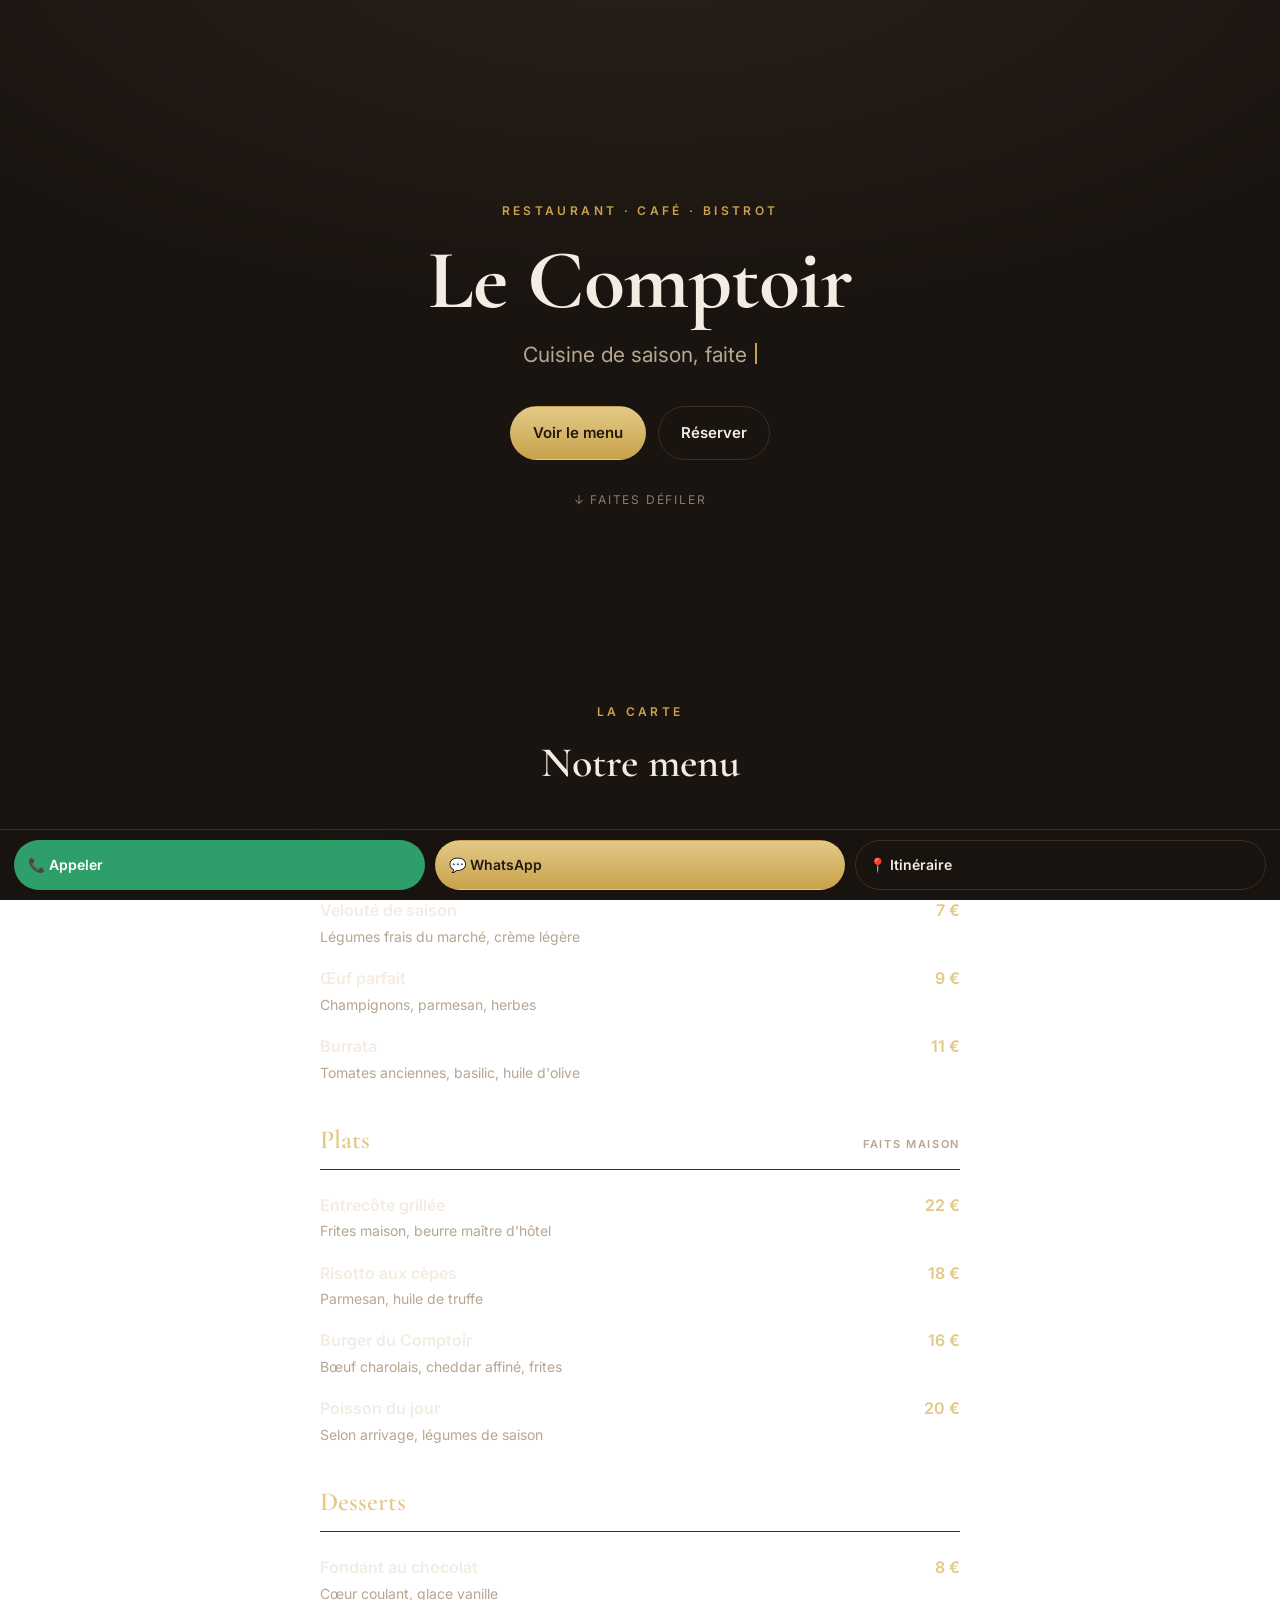
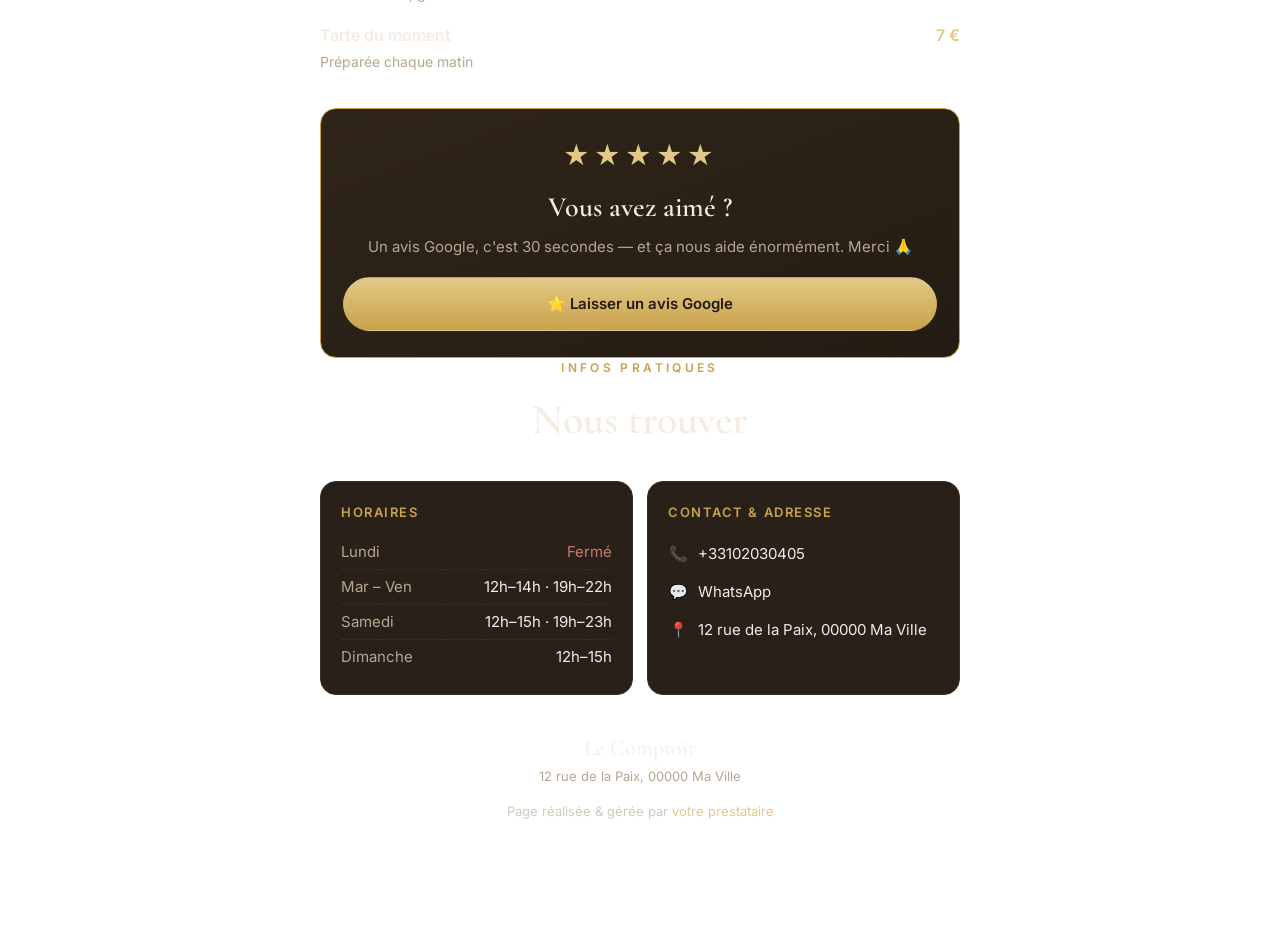
<file: index.html>
<!DOCTYPE html>
<html lang="fr">
<head>
<meta charset="UTF-8" />
<meta name="viewport" content="width=device-width, initial-scale=1.0, viewport-fit=cover" />
<title>Le Comptoir — Restaurant & Café</title>
<meta name="description" content="Le Comptoir — cuisine de saison, faite maison. Menu, horaires, réservation et avis." />
<meta name="theme-color" content="#1a1410" />

<!-- ============================================================= -->
<!--  TEMPLATE ONE-PAGE COMMERCE  —  v1                              -->
<!--  POUR CLONER UN CLIENT :                                        -->
<!--  1. Copie ce fichier dans un nouveau repo GitHub.               -->
<!--  2. Modifie UNIQUEMENT l'objet COMMERCE ci-dessous (script).    -->
<!--  3. Active GitHub Pages → tu as l'URL → génère le QR.           -->
<!--  Aucune autre partie du fichier n'a besoin d'être touchée.      -->
<!-- ============================================================= -->

<link rel="preconnect" href="https://fonts.googleapis.com" />
<link rel="preconnect" href="https://fonts.gstatic.com" crossorigin />
<link href="https://fonts.googleapis.com/css2?family=Cormorant+Garamond:wght@500;600;700&family=Inter:wght@400;500;600&display=swap" rel="stylesheet" />

<style>
  :root {
    --bg: #1a1410;
    --bg-soft: #221a14;
    --card: #2a201a;
    --line: #3a2e24;
    --ink: #f4ece3;
    --muted: #b6a692;
    --gold: #c9a24b;
    --gold-soft: #e3c987;
    --green: #2e9e6b;
    --radius: 16px;
    --maxw: 680px;
  }

  * { box-sizing: border-box; margin: 0; padding: 0; }

  html { scroll-behavior: smooth; }

  body {
    background: radial-gradient(120% 80% at 50% -10%, #2a201a 0%, var(--bg) 55%) fixed;
    color: var(--ink);
    font-family: "Inter", system-ui, -apple-system, sans-serif;
    line-height: 1.6;
    -webkit-font-smoothing: antialiased;
    padding-bottom: env(safe-area-inset-bottom);
  }

  .wrap { max-width: var(--maxw); margin: 0 auto; padding: 0 20px; }

  h1, h2, h3, .display { font-family: "Cormorant Garamond", Georgia, serif; }

  /* ---------- HERO ---------- */
  header.hero {
    min-height: 78vh;
    display: flex;
    flex-direction: column;
    justify-content: center;
    align-items: center;
    text-align: center;
    padding: 48px 20px 40px;
    position: relative;
  }
  .kicker {
    text-transform: uppercase;
    letter-spacing: .28em;
    font-size: 12px;
    color: var(--gold);
    font-weight: 600;
    margin-bottom: 18px;
  }
  .hero h1 {
    font-size: clamp(44px, 12vw, 84px);
    font-weight: 700;
    line-height: 1.02;
    letter-spacing: -.5px;
  }
  .hero .tagline {
    margin-top: 14px;
    font-size: clamp(17px, 4.5vw, 21px);
    color: var(--muted);
    min-height: 1.6em;
    font-weight: 400;
  }
  .caret { display:inline-block; width:2px; height:1em; background:var(--gold);
    margin-left:2px; vertical-align:-2px; animation:blink 1s step-end infinite; }
  @keyframes blink { 50% { opacity: 0; } }

  .hero-actions { margin-top: 34px; display: flex; gap: 12px; flex-wrap: wrap; justify-content: center; }

  .btn {
    display: inline-flex; align-items: center; gap: 8px;
    padding: 14px 22px; border-radius: 999px;
    font-weight: 600; font-size: 15px; text-decoration: none;
    border: 1px solid transparent; cursor: pointer; transition: transform .15s ease, opacity .15s ease;
  }
  .btn:active { transform: scale(.97); }
  .btn-primary { background: linear-gradient(180deg, var(--gold-soft), var(--gold)); color: #221a10; }
  .btn-ghost { background: transparent; border-color: var(--line); color: var(--ink); }
  .btn-green { background: var(--green); color: #fff; }
  .btn-block { width: 100%; justify-content: center; }

  .scroll-hint { margin-top: 30px; color: var(--muted); font-size: 12px; letter-spacing:.15em; text-transform: uppercase; opacity:.7; }

  /* ---------- SECTIONS ---------- */
  section { padding: 44px 0; }
  .section-title { text-align: center; margin-bottom: 28px; }
  .section-title .kicker { margin-bottom: 8px; }
  .section-title h2 { font-size: clamp(30px, 8vw, 42px); font-weight: 600; }

  /* ---------- MENU ---------- */
  .menu-group { margin-bottom: 26px; }
  .menu-group h3 {
    font-size: 26px; color: var(--gold-soft); font-weight: 600;
    border-bottom: 1px solid var(--line); padding-bottom: 8px; margin-bottom: 14px;
    display:flex; align-items:baseline; justify-content:space-between;
  }
  .menu-group h3 small { font-family: "Inter"; font-size: 11px; letter-spacing:.15em; text-transform:uppercase; color: var(--muted); }
  .dish { display: flex; justify-content: space-between; gap: 14px; padding: 9px 0; }
  .dish .d-name { font-weight: 600; font-size: 16px; }
  .dish .d-desc { color: var(--muted); font-size: 14px; margin-top: 2px; }
  .dish .d-price { color: var(--gold-soft); font-weight: 600; white-space: nowrap; font-size: 16px; }

  /* ---------- INFO CARDS ---------- */
  .cards { display: grid; gap: 14px; }
  .card {
    background: var(--card); border: 1px solid var(--line);
    border-radius: var(--radius); padding: 20px;
  }
  .card h3 { font-family:"Inter"; font-size: 13px; text-transform: uppercase; letter-spacing: .12em; color: var(--gold); margin-bottom: 12px; font-weight: 600; }
  .hours-row { display: flex; justify-content: space-between; padding: 5px 0; font-size: 15px; border-bottom: 1px dashed var(--line); }
  .hours-row:last-child { border-bottom: 0; }
  .hours-row .day { color: var(--muted); }
  .hours-row.closed .time { color: #c97b6b; }
  .contact-line { display: flex; align-items: center; gap: 10px; padding: 7px 0; font-size: 15px; }
  .contact-line a { color: var(--ink); text-decoration: none; }
  .contact-line .ic { width: 20px; text-align: center; opacity: .9; }

  /* ---------- REVIEW BANNER ---------- */
  .review {
    background: linear-gradient(160deg, #2f2519, #241c14);
    border: 1px solid var(--gold); border-radius: var(--radius);
    padding: 26px 22px; text-align: center;
  }
  .review .stars { color: var(--gold-soft); font-size: 26px; letter-spacing: 4px; }
  .review h3 { font-size: 28px; font-weight: 600; margin: 8px 0 6px; }
  .review p { color: var(--muted); font-size: 15px; margin-bottom: 18px; }

  /* ---------- STICKY BAR ---------- */
  .sticky-bar {
    position: fixed; left: 0; right: 0; bottom: 0; z-index: 50;
    background: rgba(26,20,16,.92); backdrop-filter: blur(10px);
    border-top: 1px solid var(--line);
    padding: 10px 14px calc(10px + env(safe-area-inset-bottom));
    display: flex; gap: 10px;
  }
  .sticky-bar .btn { flex: 1; padding: 13px; font-size: 14px; }

  /* ---------- FOOTER ---------- */
  footer { text-align: center; padding: 36px 20px 120px; color: var(--muted); font-size: 13px; }
  footer .name { font-family:"Cormorant Garamond"; font-size: 22px; color: var(--ink); }
  footer a { color: var(--gold); text-decoration: none; }

  .fade { opacity: 0; transform: translateY(16px); transition: opacity .7s ease, transform .7s ease; }
  .fade.in { opacity: 1; transform: none; }

  @media (min-width: 560px) { .cards { grid-template-columns: 1fr 1fr; } }
</style>
</head>
<body>

  <header class="hero">
    <div class="kicker" id="hero-kicker"></div>
    <h1 id="hero-name"></h1>
    <div class="tagline"><span id="typed"></span><span class="caret"></span></div>
    <div class="hero-actions">
      <a class="btn btn-primary" href="#menu">Voir le menu</a>
      <a class="btn btn-ghost" id="cta-reserve" href="#">Réserver</a>
    </div>
    <div class="scroll-hint">↓ Faites défiler</div>
  </header>

  <main>
    <section id="menu" class="wrap fade">
      <div class="section-title">
        <div class="kicker">La carte</div>
        <h2>Notre menu</h2>
      </div>
      <div id="menu-root"></div>
    </section>

    <section class="wrap fade">
      <div class="review">
        <div class="stars">★★★★★</div>
        <h3 id="review-title"></h3>
        <p id="review-sub"></p>
        <a class="btn btn-primary btn-block" id="cta-review" href="#" target="_blank" rel="noopener">
          ⭐ Laisser un avis Google
        </a>
      </div>
    </section>

    <section class="wrap fade">
      <div class="section-title">
        <div class="kicker">Infos pratiques</div>
        <h2>Nous trouver</h2>
      </div>
      <div class="cards">
        <div class="card">
          <h3>Horaires</h3>
          <div id="hours-root"></div>
        </div>
        <div class="card">
          <h3>Contact &amp; adresse</h3>
          <div id="contact-root"></div>
        </div>
      </div>
    </section>
  </main>

  <footer class="fade">
    <div class="name" id="foot-name"></div>
    <p id="foot-addr"></p>
    <p style="margin-top:14px; opacity:.6;">Page réalisée &amp; gérée par <a href="#">votre prestataire</a></p>
  </footer>

  <nav class="sticky-bar">
    <a class="btn btn-green" id="bar-call" href="#">📞 Appeler</a>
    <a class="btn btn-primary" id="bar-wa" href="#" target="_blank" rel="noopener">💬 WhatsApp</a>
    <a class="btn btn-ghost" id="bar-map" href="#" target="_blank" rel="noopener">📍 Itinéraire</a>
  </nav>

<script>
/* =================================================================
   ⬇️  LA SEULE PARTIE À MODIFIER POUR CHAQUE CLIENT  ⬇️
   ================================================================= */
const COMMERCE = {
  kicker:    "Restaurant · Café · Bistrot",
  nom:       "Le Comptoir",
  // Phrases qui défilent en effet machine à écrire (hero) :
  taglines:  [
    "Cuisine de saison, faite maison.",
    "Le midi : formule à 16 €.",
    "Terrasse ensoleillée, ambiance cosy.",
    "Bienvenue chez nous."
  ],

  telephone:   "+33102030405",        // format international pour appel/WhatsApp
  whatsappMsg: "Bonjour Le Comptoir, je souhaite réserver une table.",

  // Liens (à remplacer par les vrais) :
  lienAvisGoogle:  "https://search.google.com/local/writereview?placeid=VOTRE_PLACE_ID",
  lienItineraire:  "https://maps.google.com/?q=Le+Comptoir+Ma+Ville",
  lienReservation: "https://wa.me/33102030405", // ou un lien TheFork / formulaire

  adresse: "12 rue de la Paix, 00000 Ma Ville",

  horaires: [
    { jour: "Lundi",    h: "Fermé",            closed: true },
    { jour: "Mar – Ven", h: "12h–14h · 19h–22h" },
    { jour: "Samedi",   h: "12h–15h · 19h–23h" },
    { jour: "Dimanche", h: "12h–15h" }
  ],

  review: {
    titre: "Vous avez aimé ?",
    sousTitre: "Un avis Google, c'est 30 secondes — et ça nous aide énormément. Merci 🙏"
  },

  menu: [
    {
      categorie: "Entrées", note: "",
      plats: [
        { nom: "Velouté de saison",      desc: "Légumes frais du marché, crème légère", prix: "7 €" },
        { nom: "Œuf parfait",            desc: "Champignons, parmesan, herbes",          prix: "9 €" },
        { nom: "Burrata",                desc: "Tomates anciennes, basilic, huile d'olive", prix: "11 €" }
      ]
    },
    {
      categorie: "Plats", note: "Faits maison",
      plats: [
        { nom: "Entrecôte grillée",      desc: "Frites maison, beurre maître d'hôtel", prix: "22 €" },
        { nom: "Risotto aux cèpes",      desc: "Parmesan, huile de truffe",            prix: "18 €" },
        { nom: "Burger du Comptoir",     desc: "Bœuf charolais, cheddar affiné, frites", prix: "16 €" },
        { nom: "Poisson du jour",        desc: "Selon arrivage, légumes de saison",    prix: "20 €" }
      ]
    },
    {
      categorie: "Desserts", note: "",
      plats: [
        { nom: "Fondant au chocolat",    desc: "Cœur coulant, glace vanille", prix: "8 €" },
        { nom: "Tarte du moment",        desc: "Préparée chaque matin",       prix: "7 €" }
      ]
    }
  ]
};
/* =================================================================
   ⬆️  FIN DE LA ZONE À MODIFIER. Ne touche rien en dessous.  ⬆️
   ================================================================= */

(function render() {
  const $ = (s) => document.querySelector(s);
  const tel = COMMERCE.telephone.replace(/[^+\d]/g, "");
  const waNumber = tel.replace(/\D/g, "");

  // Texte & titres
  document.title = COMMERCE.nom + " — " + COMMERCE.kicker;
  $("#hero-kicker").textContent = COMMERCE.kicker;
  $("#hero-name").textContent = COMMERCE.nom;
  $("#review-title").textContent = COMMERCE.review.titre;
  $("#review-sub").textContent = COMMERCE.review.sousTitre;
  $("#foot-name").textContent = COMMERCE.nom;
  $("#foot-addr").textContent = COMMERCE.adresse;

  // Liens d'action
  $("#cta-review").href = COMMERCE.lienAvisGoogle;
  $("#cta-reserve").href = COMMERCE.lienReservation;
  $("#bar-call").href = "tel:" + tel;
  $("#bar-map").href = COMMERCE.lienItineraire;
  const waHref = "https://wa.me/" + waNumber + "?text=" + encodeURIComponent(COMMERCE.whatsappMsg);
  $("#bar-wa").href = waHref;

  // Menu
  $("#menu-root").innerHTML = COMMERCE.menu.map(g => `
    <div class="menu-group">
      <h3>${g.categorie}${g.note ? `<small>${g.note}</small>` : ""}</h3>
      ${g.plats.map(p => `
        <div class="dish">
          <div>
            <div class="d-name">${p.nom}</div>
            ${p.desc ? `<div class="d-desc">${p.desc}</div>` : ""}
          </div>
          <div class="d-price">${p.prix}</div>
        </div>`).join("")}
    </div>`).join("");

  // Horaires
  $("#hours-root").innerHTML = COMMERCE.horaires.map(h => `
    <div class="hours-row ${h.closed ? "closed" : ""}">
      <span class="day">${h.jour}</span><span class="time">${h.h}</span>
    </div>`).join("");

  // Contact
  $("#contact-root").innerHTML = `
    <div class="contact-line"><span class="ic">📞</span><a href="tel:${tel}">${COMMERCE.telephone}</a></div>
    <div class="contact-line"><span class="ic">💬</span><a href="${waHref}" target="_blank" rel="noopener">WhatsApp</a></div>
    <div class="contact-line"><span class="ic">📍</span><a href="${COMMERCE.lienItineraire}" target="_blank" rel="noopener">${COMMERCE.adresse}</a></div>`;

  // Effet machine à écrire
  const typedEl = $("#typed");
  const phrases = COMMERCE.taglines;
  let pi = 0, ci = 0, deleting = false;
  function tick() {
    const full = phrases[pi];
    ci += deleting ? -1 : 1;
    typedEl.textContent = full.slice(0, ci);
    let delay = deleting ? 35 : 65;
    if (!deleting && ci === full.length) { delay = 1900; deleting = true; }
    else if (deleting && ci === 0) { deleting = false; pi = (pi + 1) % phrases.length; delay = 350; }
    setTimeout(tick, delay);
  }
  tick();

  // Apparition au scroll
  const io = new IntersectionObserver((entries) => {
    entries.forEach(e => { if (e.isIntersecting) e.target.classList.add("in"); });
  }, { threshold: .12 });
  document.querySelectorAll(".fade").forEach(el => io.observe(el));
})();
</script>
</body>
</html>
</file>
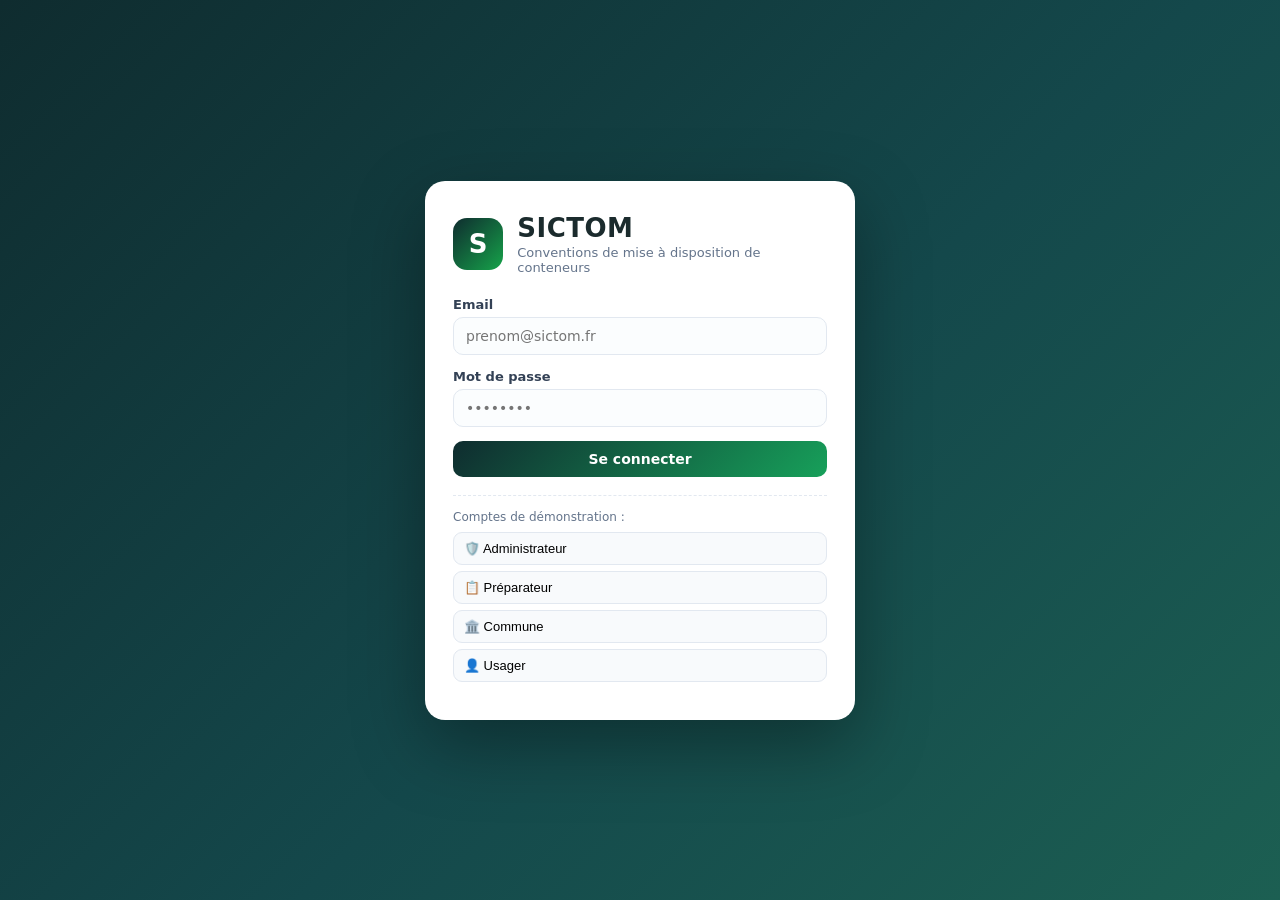
<file: demo-sictom/index.html>
<!DOCTYPE html>
<html lang="fr">
<head>
  <meta charset="UTF-8" />
  <meta name="viewport" content="width=device-width, initial-scale=1, viewport-fit=cover" />
  <meta name="theme-color" content="#0f2c2f" />
  <link rel="manifest" href="manifest.webmanifest" />
  <link rel="icon" href="icons/icon-192.png" />
  <title>SICTOM — Conventions MAD (démo)</title>
  <link rel="stylesheet" href="styles.css" />
</head>
<body>
  <div id="login-screen" class="login-screen hidden">
    <div class="login-card">
      <div class="login-brand">
        <div class="brand-mark">S</div>
        <div>
          <h1>SICTOM</h1>
          <p>Conventions de mise à disposition de conteneurs</p>
        </div>
      </div>
      <form id="login-form">
        <label>Email
          <input type="email" id="login-email" required autocomplete="username" placeholder="prenom@sictom.fr" />
        </label>
        <label>Mot de passe
          <input type="password" id="login-password" required autocomplete="current-password" placeholder="••••••••" />
        </label>
        <div id="login-error" class="form-error hidden"></div>
        <button type="submit" class="btn btn-primary btn-block">Se connecter</button>
      </form>
      <div class="demo-accounts">
        <p>Comptes de démonstration :</p>
        <button type="button" data-demo="admin@sictom.fr|admin123">🛡️ Administrateur</button>
        <button type="button" data-demo="prep@sictom.fr|prep123">📋 Préparateur</button>
        <button type="button" data-demo="commune@saint-martin.fr|commune123">🏛️ Commune</button>
        <button type="button" data-demo="usager@boyer.fr|usager123">👤 Usager</button>
      </div>
    </div>
  </div>

  <div id="app" class="app hidden">
    <header class="topbar">
      <button id="btn-menu" class="icon-btn hidden-desktop">☰</button>
      <div class="topbar-brand">
        <span class="brand-mark small">S</span>
        <strong>SICTOM</strong><span class="muted">· Conventions MAD</span>
      </div>
      <div class="topbar-actions">
        <button id="btn-install" class="btn btn-ghost hidden">⬇️ Installer</button>
        <div class="user-chip" id="user-chip"></div>
        <button id="btn-logout" class="icon-btn" title="Déconnexion">⎋</button>
      </div>
    </header>
    <div class="layout">
      <nav class="sidebar" id="sidebar"></nav>
      <main class="main" id="main"></main>
    </div>
  </div>

  <div id="modal-root"></div>
  <div id="toast-root"></div>

  <script src="lib/xlsx.full.min.js"></script>
  <script src="lib/pdf-lib.min.js"></script>
  <script src="js/store.js"></script>
  <script src="js/pdf.js"></script>
  <script src="js/app.js"></script>
</body>
</html>
</file>
<file: demo-sictom/styles.css>
:root {
  --bg: #f3f5f7;
  --surface: #ffffff;
  --ink: #1b2b2d;
  --muted: #64748b;
  --line: #e2e8f0;
  --brand: #0f2c2f;
  --brand-2: #16a34a;
  --accent: #9c6212;
  --danger: #dc2626;
  --warn: #d97706;
  --ok: #16a34a;
  --info: #2563eb;
  --radius: 14px;
  --shadow: 0 8px 30px rgba(15, 44, 47, .08);
}

* { box-sizing: border-box; }
html, body { margin: 0; padding: 0; }
body {
  font-family: "Segoe UI", system-ui, -apple-system, Roboto, sans-serif;
  background: var(--bg);
  color: var(--ink);
  font-size: 15px;
}
.hidden { display: none !important; }
.muted { color: var(--muted); }

/* ---------- Login ---------- */
.login-screen {
  min-height: 100vh;
  display: grid;
  place-items: center;
  background: linear-gradient(135deg, #0f2c2f 0%, #14484b 55%, #1c5f52 100%);
  padding: 16px;
}
.login-card {
  width: min(430px, 100%);
  background: var(--surface);
  border-radius: 20px;
  padding: 32px 28px;
  box-shadow: 0 25px 70px rgba(0, 0, 0, .35);
}
.login-brand { display: flex; gap: 14px; align-items: center; margin-bottom: 22px; }
.login-brand h1 { margin: 0; font-size: 26px; letter-spacing: .5px; }
.login-brand p { margin: 2px 0 0; color: var(--muted); font-size: 13px; }
.brand-mark {
  width: 52px; height: 52px; border-radius: 14px;
  background: linear-gradient(135deg, #0f2c2f, #16a34a);
  color: #fff; display: grid; place-items: center;
  font-weight: 800; font-size: 26px;
}
.brand-mark.small { width: 34px; height: 34px; font-size: 17px; border-radius: 9px; }

label { display: block; margin-bottom: 14px; font-size: 13px; font-weight: 600; color: #334155; }
input, select, textarea {
  width: 100%;
  margin-top: 5px;
  padding: 10px 12px;
  border: 1px solid var(--line);
  border-radius: 10px;
  font-size: 14px;
  background: #fbfdfe;
  font-family: inherit;
}
input:focus, select:focus, textarea:focus {
  outline: 2px solid rgba(22, 163, 74, .35);
  border-color: var(--brand-2);
}
.form-error { color: var(--danger); font-size: 13px; margin-bottom: 10px; }

.demo-accounts { margin-top: 18px; border-top: 1px dashed var(--line); padding-top: 14px; }
.demo-accounts p { margin: 0 0 8px; font-size: 12px; color: var(--muted); }
.demo-accounts button {
  display: block; width: 100%; margin-bottom: 6px;
  padding: 8px 10px; border: 1px solid var(--line); border-radius: 9px;
  background: #f8fafc; cursor: pointer; font-size: 13px; text-align: left;
}
.demo-accounts button:hover { background: #eef6f0; border-color: var(--brand-2); }

/* ---------- Boutons ---------- */
.btn {
  border: none; border-radius: 10px; padding: 10px 16px;
  font-size: 14px; font-weight: 600; cursor: pointer;
  transition: filter .15s ease, transform .05s ease;
  font-family: inherit;
}
.btn:active { transform: scale(.98); }
.btn:disabled { opacity: .55; cursor: not-allowed; }
.btn-primary { background: linear-gradient(135deg, #0f2c2f, #17a05a); color: #fff; }
.btn-primary:hover { filter: brightness(1.12); }
.btn-secondary { background: #eef2f6; color: var(--ink); }
.btn-secondary:hover { background: #e2e8f0; }
.btn-danger { background: #fee2e2; color: #b91c1c; }
.btn-danger:hover { background: #fecaca; }
.btn-ghost { background: transparent; color: rgba(255,255,255,.85); border: 1px solid rgba(255,255,255,.25); }
.btn-ghost:hover { background: rgba(255,255,255,.08); }
.btn-block { width: 100%; }
.btn-sm { padding: 6px 10px; font-size: 13px; border-radius: 8px; }
.icon-btn {
  background: rgba(255,255,255,.12); color: #fff; border: none;
  border-radius: 9px; width: 36px; height: 36px; cursor: pointer; font-size: 16px;
}
.icon-btn:hover { background: rgba(255,255,255,.22); }

/* ---------- Layout ---------- */
.topbar {
  height: 60px;
  background: var(--brand);
  color: #fff;
  display: flex; align-items: center; gap: 14px;
  padding: 0 18px;
  position: sticky; top: 0; z-index: 40;
}
.topbar-brand { display: flex; align-items: center; gap: 9px; font-size: 16px; }
.topbar-brand .muted { font-weight: 400; font-size: 13px; }
.topbar-actions { margin-left: auto; display: flex; align-items: center; gap: 10px; }
.user-chip { display: flex; align-items: center; gap: 8px; font-size: 13px; }
.user-chip .avatar {
  width: 32px; height: 32px; border-radius: 50%;
  background: linear-gradient(135deg, #9c6212, #d98e2b);
  display: grid; place-items: center; font-weight: 700; font-size: 13px;
}
.user-chip .who { line-height: 1.15; }
.user-chip .who small { color: rgba(255,255,255,.6); }

.offline-badge {
  background: #7f1d1d; color: #fff; font-size: 12px; font-weight: 700;
  padding: 4px 10px; border-radius: 999px;
}
.outbox-badge {
  background: #b45309; color: #fff; font-size: 12px; font-weight: 700;
  padding: 4px 10px; border-radius: 999px; cursor: pointer;
}

.layout { display: flex; min-height: calc(100vh - 60px); }
.sidebar {
  width: 232px; flex-shrink: 0;
  background: var(--surface);
  border-right: 1px solid var(--line);
  padding: 14px 10px;
}
.sidebar a {
  display: flex; align-items: center; gap: 10px;
  padding: 10px 12px; margin-bottom: 2px;
  color: #334155; text-decoration: none;
  border-radius: 10px; font-size: 14px; font-weight: 500;
}
.sidebar a:hover { background: #f1f5f9; }
.sidebar a.active { background: var(--brand); color: #fff; }
.sidebar .nav-section { font-size: 11px; text-transform: uppercase; letter-spacing: .8px; color: var(--muted); margin: 16px 10px 6px; }
.main { flex: 1; padding: 22px; max-width: 1200px; }

.page-title { display: flex; align-items: center; gap: 12px; flex-wrap: wrap; margin-bottom: 18px; }
.page-title h2 { margin: 0; font-size: 21px; }
.page-title .spacer { flex: 1; }

/* ---------- Cartes / tables ---------- */
.card { background: var(--surface); border-radius: var(--radius); box-shadow: var(--shadow); padding: 18px; margin-bottom: 18px; }
.stat-grid { display: grid; grid-template-columns: repeat(auto-fit, minmax(180px, 1fr)); gap: 14px; margin-bottom: 18px; }
.stat {
  background: var(--surface); border-radius: var(--radius); box-shadow: var(--shadow);
  padding: 16px 18px; display: flex; align-items: center; gap: 14px;
}
.stat .ico { width: 44px; height: 44px; border-radius: 12px; display: grid; place-items: center; font-size: 20px; }
.stat .val { font-size: 22px; font-weight: 800; line-height: 1.1; }
.stat .lbl { font-size: 12px; color: var(--muted); }

table.data { width: 100%; border-collapse: collapse; font-size: 14px; }
table.data th {
  text-align: left; padding: 10px; border-bottom: 2px solid var(--line);
  font-size: 12px; text-transform: uppercase; letter-spacing: .5px; color: var(--muted);
}
table.data td { padding: 10px; border-bottom: 1px solid var(--line); vertical-align: middle; }
table.data tr:hover td { background: #f8fafc; }
.table-scroll { overflow-x: auto; }

.badge { display: inline-block; padding: 3px 10px; border-radius: 999px; font-size: 12px; font-weight: 700; }
.badge-brouillon { background: #e2e8f0; color: #475569; }
.badge-soumise { background: #fef3c7; color: #92400e; }
.badge-rejetee { background: #fee2e2; color: #b91c1c; }
.badge-validee { background: #dbeafe; color: #1d4ed8; }
.badge-active { background: #dcfce7; color: #15803d; }
.badge-cloturee { background: #ede9fe; color: #6d28d9; }
.badge-stock { background: #e0f2fe; color: #0369a1; }
.badge-affecte { background: #dcfce7; color: #15803d; }
.badge-hs { background: #fee2e2; color: #b91c1c; }
.badge-libre { background: #e2e8f0; color: #475569; }

.toolbar { display: flex; gap: 10px; align-items: center; flex-wrap: wrap; margin-bottom: 14px; }
.toolbar input, .toolbar select { width: auto; margin-top: 0; }

/* ---------- Modal ---------- */
.modal-backdrop {
  position: fixed; inset: 0; background: rgba(9, 22, 23, .55);
  display: grid; place-items: center; z-index: 100; padding: 16px;
}
.modal {
  background: var(--surface); border-radius: 18px; padding: 22px;
  width: min(640px, 100%); max-height: 90vh; overflow-y: auto;
  box-shadow: 0 30px 80px rgba(0,0,0,.4);
}
.modal.wide { width: min(880px, 100%); }
.modal h3 { margin: 0 0 16px; font-size: 18px; }
.modal .modal-actions { display: flex; gap: 10px; justify-content: flex-end; margin-top: 18px; flex-wrap: wrap; }

.grid2 { display: grid; grid-template-columns: 1fr 1fr; gap: 0 16px; }
@media (max-width: 640px) { .grid2 { grid-template-columns: 1fr; } }

/* ---------- Signature ---------- */
.sig-wrap { text-align: center; }
.sig-canvas {
  border: 2px dashed #94a3b8; border-radius: 12px;
  background: #fff; touch-action: none; cursor: crosshair;
  width: 100%; max-width: 520px; height: 200px;
}

/* ---------- Toast ---------- */
#toast-root { position: fixed; bottom: 18px; left: 50%; transform: translateX(-50%); z-index: 200; display: flex; flex-direction: column; gap: 8px; align-items: center; }
.toast {
  background: #0f2c2f; color: #fff; padding: 11px 18px; border-radius: 12px;
  font-size: 14px; box-shadow: 0 10px 30px rgba(0,0,0,.3);
  animation: pop .18s ease; max-width: 92vw;
}
.toast.error { background: #7f1d1d; }
.toast.warn { background: #92400e; }
@keyframes pop { from { opacity: 0; transform: translateY(8px); } to { opacity: 1; transform: none; } }

/* ---------- Workflow ---------- */
.flow { display: flex; flex-wrap: wrap; gap: 8px; align-items: center; margin: 14px 0; }
.flow .step {
  padding: 6px 12px; border-radius: 999px; font-size: 12px; font-weight: 700;
  background: #eef2f6; color: #64748b;
}
.flow .step.done { background: #dcfce7; color: #15803d; }
.flow .step.current { background: var(--brand); color: #fff; }
.flow .sep { color: #cbd5e1; font-weight: 700; }

.detail-actions { display: flex; gap: 8px; flex-wrap: wrap; margin: 14px 0; }

/* ---------- Responsive ---------- */
@media (max-width: 900px) {
  .sidebar {
    position: fixed; top: 60px; bottom: 0; left: 0; z-index: 30;
    transform: translateX(-100%); transition: transform .2s ease;
    box-shadow: 10px 0 40px rgba(0,0,0,.15); width: 250px;
  }
  .sidebar.open { transform: none; }
  .hidden-desktop { display: inline-block; }
  .main { padding: 14px; }
  .user-chip .who { display: none; }
}
.hidden-desktop { display: none; }

.kpi-note { font-size: 12px; color: var(--muted); }
.cste { color: var(--accent); }
a.link { color: var(--info); text-decoration: none; }
a.link:hover { text-decoration: underline; }
</file>
